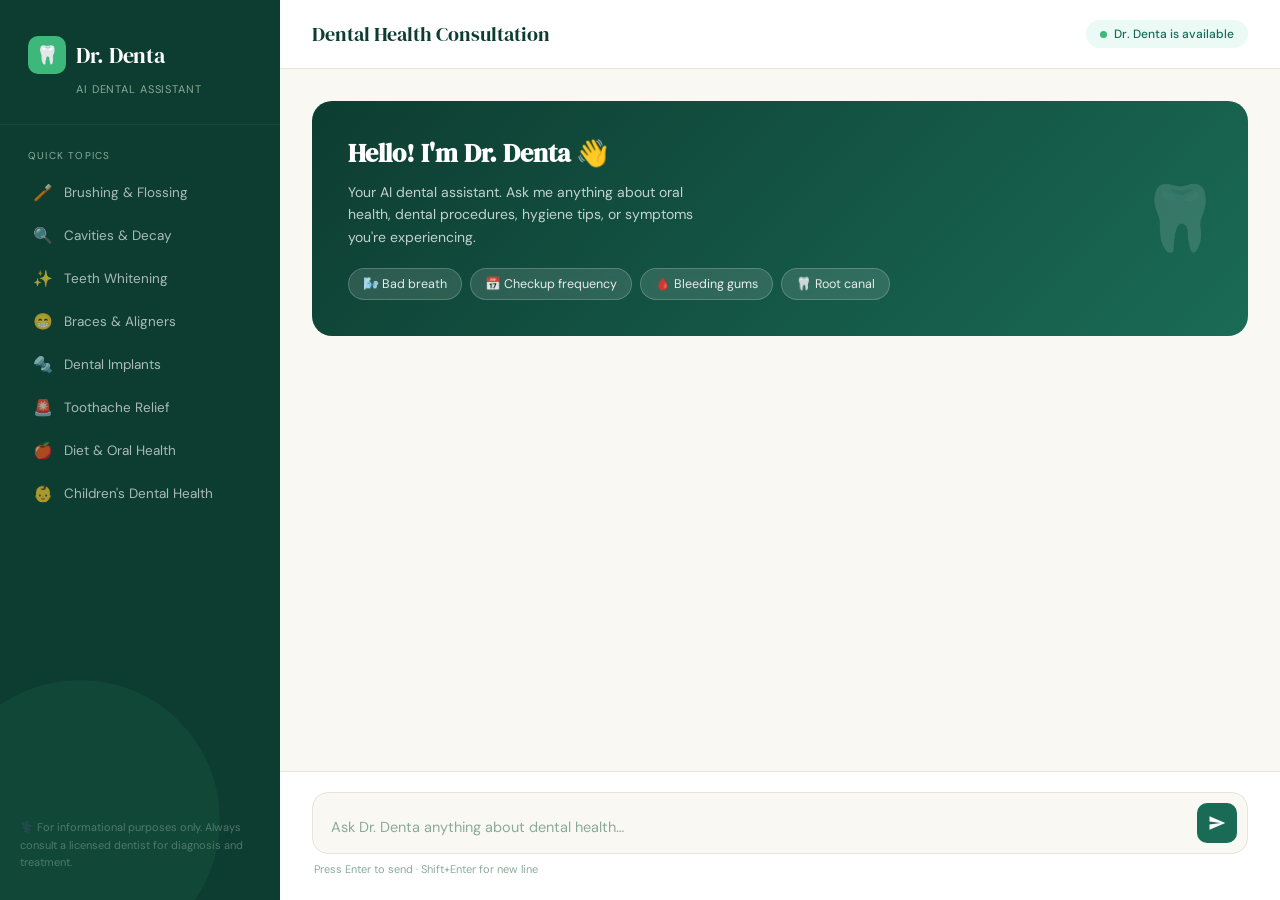
<file: bot-02/templates/index.html>
<!DOCTYPE html>
<html lang="en">
<head>
  <meta charset="UTF-8" />
  <meta name="viewport" content="width=device-width, initial-scale=1.0" />
  <title>Dr. Denta — AI Dental Assistant</title>
  <link rel="preconnect" href="https://fonts.googleapis.com" />
  <link href="https://fonts.googleapis.com/css2?family=DM+Serif+Display:ital@0;1&family=DM+Sans:ital,wght@0,300;0,400;0,500;1,300&display=swap" rel="stylesheet" />
  <style>
    :root {
      --mint: #d4f5e9;
      --mint-mid: #a8e6cf;
      --mint-dark: #3db87a;
      --teal: #1a6b56;
      --teal-deep: #0d3d31;
      --ivory: #faf8f3;
      --warm-gray: #e8e4da;
      --text-dark: #1c2b24;
      --text-mid: #4a6358;
      --text-light: #8aab98;
      --accent: #f0c060;
      --accent-warm: #e8955a;
      --white: #ffffff;
      --shadow: rgba(13, 61, 49, 0.12);
    }

    * { margin: 0; padding: 0; box-sizing: border-box; }

    body {
      font-family: 'DM Sans', sans-serif;
      background: var(--ivory);
      color: var(--text-dark);
      height: 100vh;
      display: flex;
      overflow: hidden;
    }

    /* ─── Sidebar ─── */
    .sidebar {
      width: 280px;
      background: var(--teal-deep);
      display: flex;
      flex-direction: column;
      padding: 0;
      position: relative;
      overflow: hidden;
      flex-shrink: 0;
    }

    .sidebar::before {
      content: '';
      position: absolute;
      bottom: -60px;
      left: -60px;
      width: 280px;
      height: 280px;
      border-radius: 50%;
      background: rgba(61, 184, 122, 0.08);
      pointer-events: none;
    }

    .sidebar-header {
      padding: 36px 28px 28px;
      border-bottom: 1px solid rgba(255,255,255,0.06);
    }

    .logo {
      display: flex;
      align-items: center;
      gap: 10px;
      margin-bottom: 8px;
    }

    .logo-icon {
      width: 38px;
      height: 38px;
      background: var(--mint-dark);
      border-radius: 10px;
      display: flex;
      align-items: center;
      justify-content: center;
      font-size: 18px;
      flex-shrink: 0;
    }

    .logo-name {
      font-family: 'DM Serif Display', serif;
      font-size: 22px;
      color: var(--white);
      letter-spacing: -0.3px;
    }

    .logo-tagline {
      font-size: 11px;
      color: var(--text-light);
      letter-spacing: 0.08em;
      text-transform: uppercase;
      padding-left: 48px;
    }

    .sidebar-section {
      padding: 24px 20px 8px;
    }

    .sidebar-section-label {
      font-size: 10px;
      text-transform: uppercase;
      letter-spacing: 0.12em;
      color: var(--text-light);
      margin-bottom: 10px;
      padding-left: 8px;
    }

    .quick-topic {
      display: flex;
      align-items: center;
      gap: 10px;
      padding: 10px 12px;
      border-radius: 10px;
      cursor: pointer;
      transition: background 0.2s;
      color: rgba(255,255,255,0.65);
      font-size: 13.5px;
      font-weight: 400;
      margin-bottom: 2px;
    }

    .quick-topic:hover {
      background: rgba(255,255,255,0.07);
      color: rgba(255,255,255,0.9);
    }

    .quick-topic-icon {
      font-size: 16px;
      width: 22px;
      text-align: center;
    }

    .sidebar-disclaimer {
      margin-top: auto;
      padding: 20px 20px 28px;
      font-size: 11px;
      line-height: 1.6;
      color: rgba(255,255,255,0.28);
    }

    /* ─── Main Chat Area ─── */
    .main {
      flex: 1;
      display: flex;
      flex-direction: column;
      overflow: hidden;
    }

    .topbar {
      padding: 20px 32px;
      background: var(--white);
      border-bottom: 1px solid var(--warm-gray);
      display: flex;
      align-items: center;
      justify-content: space-between;
      flex-shrink: 0;
    }

    .topbar-title {
      font-family: 'DM Serif Display', serif;
      font-size: 20px;
      color: var(--teal-deep);
    }

    .status-pill {
      display: flex;
      align-items: center;
      gap: 7px;
      padding: 6px 14px;
      background: #ebfaf4;
      border-radius: 20px;
      font-size: 12px;
      color: var(--teal);
      font-weight: 500;
    }

    .status-dot {
      width: 7px;
      height: 7px;
      background: var(--mint-dark);
      border-radius: 50%;
      animation: pulse 2s infinite;
    }

    @keyframes pulse {
      0%, 100% { opacity: 1; transform: scale(1); }
      50% { opacity: 0.6; transform: scale(0.85); }
    }

    /* ─── Messages ─── */
    .messages-wrap {
      flex: 1;
      overflow-y: auto;
      padding: 32px;
      scroll-behavior: smooth;
    }

    .messages-wrap::-webkit-scrollbar { width: 5px; }
    .messages-wrap::-webkit-scrollbar-track { background: transparent; }
    .messages-wrap::-webkit-scrollbar-thumb { background: var(--warm-gray); border-radius: 4px; }

    .welcome-card {
      background: linear-gradient(135deg, var(--teal-deep) 0%, var(--teal) 100%);
      border-radius: 20px;
      padding: 36px;
      color: white;
      margin-bottom: 32px;
      position: relative;
      overflow: hidden;
    }

    .welcome-card::after {
      content: '🦷';
      position: absolute;
      right: 28px;
      top: 50%;
      transform: translateY(-50%);
      font-size: 64px;
      opacity: 0.15;
    }

    .welcome-card h2 {
      font-family: 'DM Serif Display', serif;
      font-size: 26px;
      margin-bottom: 10px;
      line-height: 1.3;
    }

    .welcome-card p {
      font-size: 14px;
      opacity: 0.75;
      line-height: 1.6;
      max-width: 380px;
    }

    .chips {
      display: flex;
      flex-wrap: wrap;
      gap: 8px;
      margin-top: 20px;
    }

    .chip {
      background: rgba(255,255,255,0.12);
      border: 1px solid rgba(255,255,255,0.2);
      color: rgba(255,255,255,0.88);
      padding: 7px 14px;
      border-radius: 20px;
      font-size: 12.5px;
      cursor: pointer;
      transition: all 0.2s;
      backdrop-filter: blur(4px);
    }

    .chip:hover {
      background: rgba(255,255,255,0.22);
      transform: translateY(-1px);
    }

    .message-row {
      display: flex;
      gap: 14px;
      margin-bottom: 20px;
      animation: msgIn 0.3s ease;
    }

    @keyframes msgIn {
      from { opacity: 0; transform: translateY(12px); }
      to { opacity: 1; transform: translateY(0); }
    }

    .message-row.user {
      flex-direction: row-reverse;
    }

    .avatar {
      width: 36px;
      height: 36px;
      border-radius: 10px;
      display: flex;
      align-items: center;
      justify-content: center;
      font-size: 18px;
      flex-shrink: 0;
      margin-top: 2px;
    }

    .avatar.bot { background: var(--teal); }
    .avatar.user-av { background: var(--accent); }

    .bubble {
      max-width: 65%;
      padding: 14px 18px;
      border-radius: 16px;
      font-size: 14px;
      line-height: 1.65;
    }

    .bubble.bot {
      background: var(--white);
      border: 1px solid var(--warm-gray);
      color: var(--text-dark);
      border-top-left-radius: 4px;
      box-shadow: 0 2px 8px var(--shadow);
    }

    .bubble.user {
      background: var(--teal);
      color: white;
      border-top-right-radius: 4px;
    }

    .bubble strong { font-weight: 600; }
    .bubble ul { padding-left: 18px; margin: 6px 0; }
    .bubble li { margin-bottom: 4px; }

    .typing-indicator {
      display: flex;
      align-items: center;
      gap: 5px;
      padding: 14px 18px;
      background: var(--white);
      border: 1px solid var(--warm-gray);
      border-radius: 16px;
      border-top-left-radius: 4px;
      width: fit-content;
    }

    .typing-dot {
      width: 7px;
      height: 7px;
      background: var(--text-light);
      border-radius: 50%;
      animation: typingBounce 1.2s infinite;
    }

    .typing-dot:nth-child(2) { animation-delay: 0.2s; }
    .typing-dot:nth-child(3) { animation-delay: 0.4s; }

    @keyframes typingBounce {
      0%, 60%, 100% { transform: translateY(0); }
      30% { transform: translateY(-6px); }
    }

    /* ─── Input Area ─── */
    .input-area {
      padding: 20px 32px 24px;
      background: var(--white);
      border-top: 1px solid var(--warm-gray);
      flex-shrink: 0;
    }

    .input-box {
      display: flex;
      align-items: flex-end;
      gap: 12px;
      background: var(--ivory);
      border: 1.5px solid var(--warm-gray);
      border-radius: 16px;
      padding: 10px 10px 10px 18px;
      transition: border-color 0.2s;
    }

    .input-box:focus-within {
      border-color: var(--mint-dark);
    }

    textarea {
      flex: 1;
      border: none;
      outline: none;
      background: transparent;
      font-family: 'DM Sans', sans-serif;
      font-size: 14.5px;
      color: var(--text-dark);
      resize: none;
      max-height: 130px;
      min-height: 24px;
      line-height: 1.5;
      padding: 4px 0;
    }

    textarea::placeholder { color: var(--text-light); }

    .send-btn {
      width: 40px;
      height: 40px;
      border-radius: 10px;
      background: var(--teal);
      border: none;
      cursor: pointer;
      display: flex;
      align-items: center;
      justify-content: center;
      transition: all 0.2s;
      flex-shrink: 0;
    }

    .send-btn:hover { background: var(--teal-deep); transform: scale(1.05); }
    .send-btn:disabled { background: var(--warm-gray); cursor: default; transform: none; }

    .send-btn svg { width: 18px; height: 18px; fill: white; }

    .input-hint {
      font-size: 11px;
      color: var(--text-light);
      margin-top: 8px;
      padding-left: 2px;
    }
  </style>
</head>
<body>

<!-- Sidebar -->
<aside class="sidebar">
  <div class="sidebar-header">
    <div class="logo">
      <div class="logo-icon">🦷</div>
      <div class="logo-name">Dr. Denta</div>
    </div>
    <div class="logo-tagline">AI Dental Assistant</div>
  </div>

  <div class="sidebar-section">
    <div class="sidebar-section-label">Quick Topics</div>
    <div class="quick-topic" onclick="sendQuick('How do I properly brush and floss?')">
      <span class="quick-topic-icon">🪥</span> Brushing & Flossing
    </div>
    <div class="quick-topic" onclick="sendQuick('What are signs of a cavity?')">
      <span class="quick-topic-icon">🔍</span> Cavities & Decay
    </div>
    <div class="quick-topic" onclick="sendQuick('How does teeth whitening work?')">
      <span class="quick-topic-icon">✨</span> Teeth Whitening
    </div>
    <div class="quick-topic" onclick="sendQuick('What should I know about braces vs Invisalign?')">
      <span class="quick-topic-icon">😁</span> Braces & Aligners
    </div>
    <div class="quick-topic" onclick="sendQuick('What are dental implants and who needs them?')">
      <span class="quick-topic-icon">🔩</span> Dental Implants
    </div>
    <div class="quick-topic" onclick="sendQuick('I have a toothache — what should I do?')">
      <span class="quick-topic-icon">🚨</span> Toothache Relief
    </div>
    <div class="quick-topic" onclick="sendQuick('What foods are bad for my teeth?')">
      <span class="quick-topic-icon">🍎</span> Diet & Oral Health
    </div>
    <div class="quick-topic" onclick="sendQuick('Tips for kids dental health')">
      <span class="quick-topic-icon">👶</span> Children's Dental Health
    </div>
  </div>

  <div class="sidebar-disclaimer">
    ⚕️ For informational purposes only. Always consult a licensed dentist for diagnosis and treatment.
  </div>
</aside>

<!-- Main -->
<main class="main">
  <div class="topbar">
    <div class="topbar-title">Dental Health Consultation</div>
    <div class="status-pill">
      <div class="status-dot"></div>
      Dr. Denta is available
    </div>
  </div>

  <div class="messages-wrap" id="messages">
    <div class="welcome-card">
      <h2>Hello! I'm Dr. Denta 👋</h2>
      <p>Your AI dental assistant. Ask me anything about oral health, dental procedures, hygiene tips, or symptoms you're experiencing.</p>
      <div class="chips">
        <div class="chip" onclick="sendQuick('What causes bad breath?')">🌬️ Bad breath</div>
        <div class="chip" onclick="sendQuick('How often should I visit the dentist?')">📅 Checkup frequency</div>
        <div class="chip" onclick="sendQuick('My gums bleed when I brush. Is that normal?')">🩸 Bleeding gums</div>
        <div class="chip" onclick="sendQuick('What is a root canal procedure?')">🦷 Root canal</div>
      </div>
    </div>
  </div>

  <div class="input-area">
    <div class="input-box">
      <textarea id="userInput" placeholder="Ask Dr. Denta anything about dental health…" rows="1" onkeydown="handleKey(event)" oninput="autoResize(this)"></textarea>
      <button class="send-btn" id="sendBtn" onclick="sendMessage()">
        <svg viewBox="0 0 24 24"><path d="M2.01 21L23 12 2.01 3 2 10l15 2-15 2z"/></svg>
      </button>
    </div>
    <div class="input-hint">Press Enter to send · Shift+Enter for new line</div>
  </div>
</main>

<script>
  let chatHistory = [];

  function autoResize(el) {
    el.style.height = 'auto';
    el.style.height = Math.min(el.scrollHeight, 130) + 'px';
  }

  function handleKey(e) {
    if (e.key === 'Enter' && !e.shiftKey) {
      e.preventDefault();
      sendMessage();
    }
  }

  function sendQuick(text) {
    document.getElementById('userInput').value = text;
    sendMessage();
  }

  function renderMarkdown(text) {
    return text
      .replace(/\*\*(.*?)\*\*/g, '<strong>$1</strong>')
      .replace(/\*(.*?)\*/g, '<em>$1</em>')
      .replace(/^- (.+)$/gm, '<li>$1</li>')
      .replace(/(<li>.*<\/li>)/s, '<ul>$1</ul>')
      .replace(/\n\n/g, '<br><br>')
      .replace(/\n/g, '<br>');
  }

  function appendMessage(role, text) {
    const wrap = document.getElementById('messages');
    const row = document.createElement('div');
    row.className = `message-row ${role === 'user' ? 'user' : ''}`;

    const avatar = document.createElement('div');
    avatar.className = `avatar ${role === 'user' ? 'user-av' : 'bot'}`;
    avatar.textContent = role === 'user' ? '🧑' : '🦷';

    const bubble = document.createElement('div');
    bubble.className = `bubble ${role === 'user' ? 'user' : 'bot'}`;
    bubble.innerHTML = role === 'user' ? text.replace(/\n/g, '<br>') : renderMarkdown(text);

    row.appendChild(avatar);
    row.appendChild(bubble);
    wrap.appendChild(row);
    wrap.scrollTop = wrap.scrollHeight;
    return bubble;
  }

  function showTyping() {
    const wrap = document.getElementById('messages');
    const row = document.createElement('div');
    row.className = 'message-row';
    row.id = 'typing-row';

    const avatar = document.createElement('div');
    avatar.className = 'avatar bot';
    avatar.textContent = '🦷';

    const indicator = document.createElement('div');
    indicator.className = 'typing-indicator';
    indicator.innerHTML = '<div class="typing-dot"></div><div class="typing-dot"></div><div class="typing-dot"></div>';

    row.appendChild(avatar);
    row.appendChild(indicator);
    wrap.appendChild(row);
    wrap.scrollTop = wrap.scrollHeight;
  }

  function removeTyping() {
    const t = document.getElementById('typing-row');
    if (t) t.remove();
  }

  async function sendMessage() {
    const input = document.getElementById('userInput');
    const text = input.value.trim();
    if (!text) return;

    input.value = '';
    input.style.height = 'auto';
    document.getElementById('sendBtn').disabled = true;

    appendMessage('user', text);
    chatHistory.push({ role: 'user', content: text });

    showTyping();

    try {
      const res = await fetch('/chat', {
        method: 'POST',
        headers: { 'Content-Type': 'application/json' },
        body: JSON.stringify({ messages: chatHistory })
      });

      const data = await res.json();
      removeTyping();

      if (data.reply) {
        appendMessage('assistant', data.reply);
        chatHistory.push({ role: 'assistant', content: data.reply });
      } else {
        appendMessage('assistant', '⚠️ Something went wrong. Please try again.');
      }
    } catch (err) {
      removeTyping();
      appendMessage('assistant', '⚠️ Connection error. Please check your server and try again.');
    }

    document.getElementById('sendBtn').disabled = false;
    input.focus();
  }
</script>
</body>
</html>
</file>
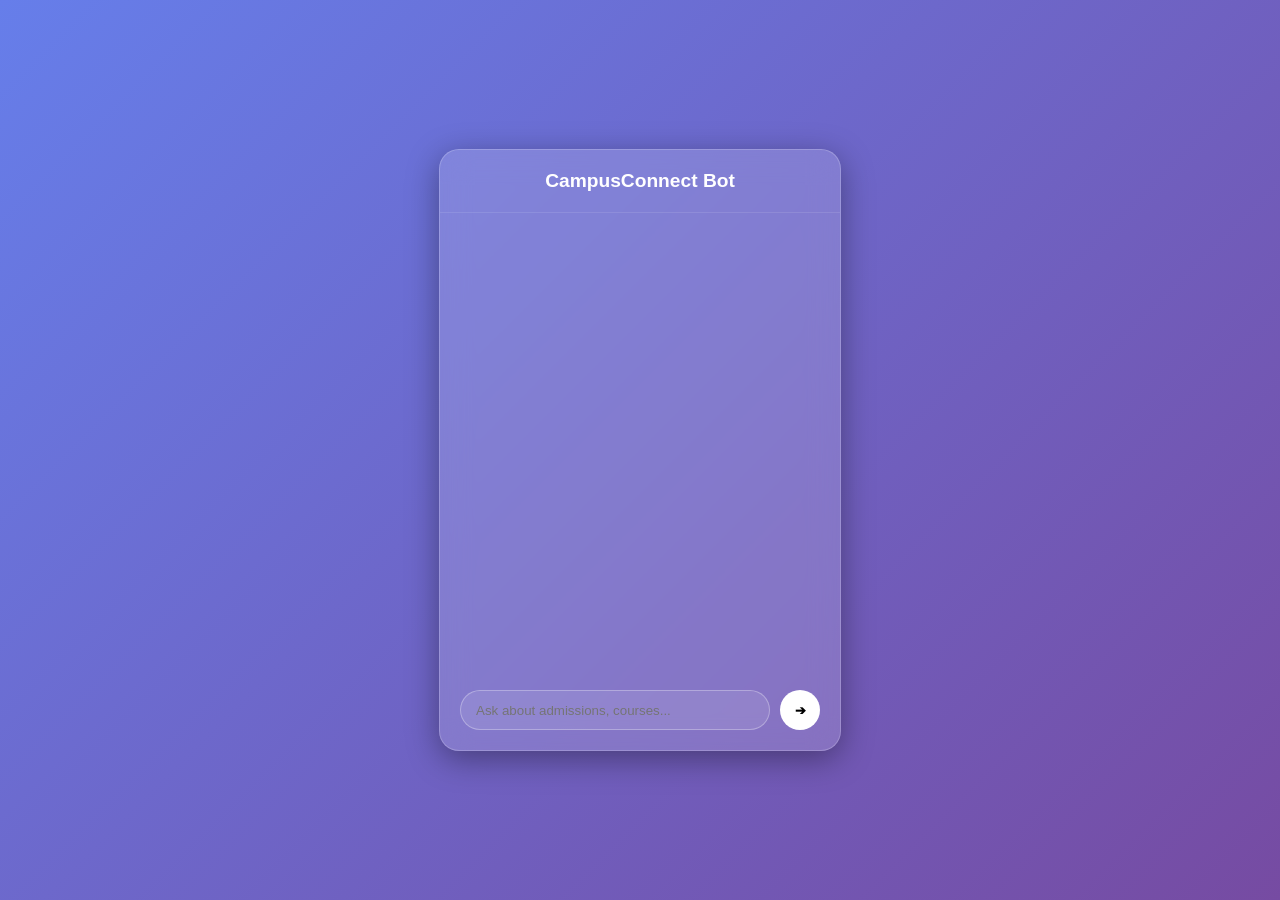
<file: bot-03/templates/index.html>
<!DOCTYPE html>
<html lang="en">
<head>
    <meta charset="UTF-8">
    <meta name="viewport" content="width=device-width, initial-scale=1.0">
    <title>CampusConnect AI</title>
    <style>
        body {
            margin: 0;
            font-family: 'Segoe UI', Tahoma, Geneva, Verdana, sans-serif;
            background: linear-gradient(135deg, #667eea 0%, #764ba2 100%);
            height: 100vh;
            display: flex;
            justify-content: center;
            align-items: center;
        }
        .chat-container {
            width: 400px;
            height: 600px;
            background: rgba(255, 255, 255, 0.15);
            backdrop-filter: blur(15px);
            border: 1px solid rgba(255, 255, 255, 0.2);
            border-radius: 20px;
            display: flex;
            flex-direction: column;
            box-shadow: 0 8px 32px 0 rgba(0, 0, 0, 0.37);
        }
        .chat-header {
            padding: 20px;
            text-align: center;
            color: white;
            border-bottom: 1px solid rgba(255, 255, 255, 0.1);
            font-weight: bold;
            font-size: 1.2rem;
        }
        #chat-box {
            flex: 1;
            padding: 20px;
            overflow-y: auto;
            color: white;
        }
        .message { margin-bottom: 15px; padding: 10px; border-radius: 10px; max-width: 80%; }
        .user { background: rgba(255, 255, 255, 0.2); align-self: flex-end; margin-left: auto; }
        .bot { background: rgba(118, 75, 162, 0.5); align-self: flex-start; }
        .input-area {
            padding: 20px;
            display: flex;
            gap: 10px;
        }
        input {
            flex: 1;
            background: rgba(255, 255, 255, 0.1);
            border: 1px solid rgba(255, 255, 255, 0.3);
            border-radius: 25px;
            padding: 10px 15px;
            color: white;
            outline: none;
        }
        button {
            background: #fff;
            border: none;
            border-radius: 50%;
            width: 40px;
            height: 40px;
            cursor: pointer;
            font-weight: bold;
        }
    </style>
</head>
<body>
    <div class="chat-container">
        <div class="chat-header">CampusConnect Bot</div>
        <div id="chat-box"></div>
        <div class="input-area">
            <input type="text" id="user-input" placeholder="Ask about admissions, courses...">
            <button onclick="sendMessage()">➔</button>
        </div>
    </div>

    <script>
        async function sendMessage() {
            const input = document.getElementById('user-input');
            const chatBox = document.getElementById('chat-box');
            if (!input.value) return;

            chatBox.innerHTML += `<div class="message user">${input.value}</div>`;
            
            const response = await fetch('/ask', {
                method: 'POST',
                headers: {'Content-Type': 'application/json'},
                body: JSON.stringify({message: input.value})
            });
            const data = await response.json();
            
            chatBox.innerHTML += `<div class="message bot">${data.reply}</div>`;
            input.value = '';
            chatBox.scrollTop = chatBox.scrollHeight;
        }
    </script>
</body>
</html>
</file>
